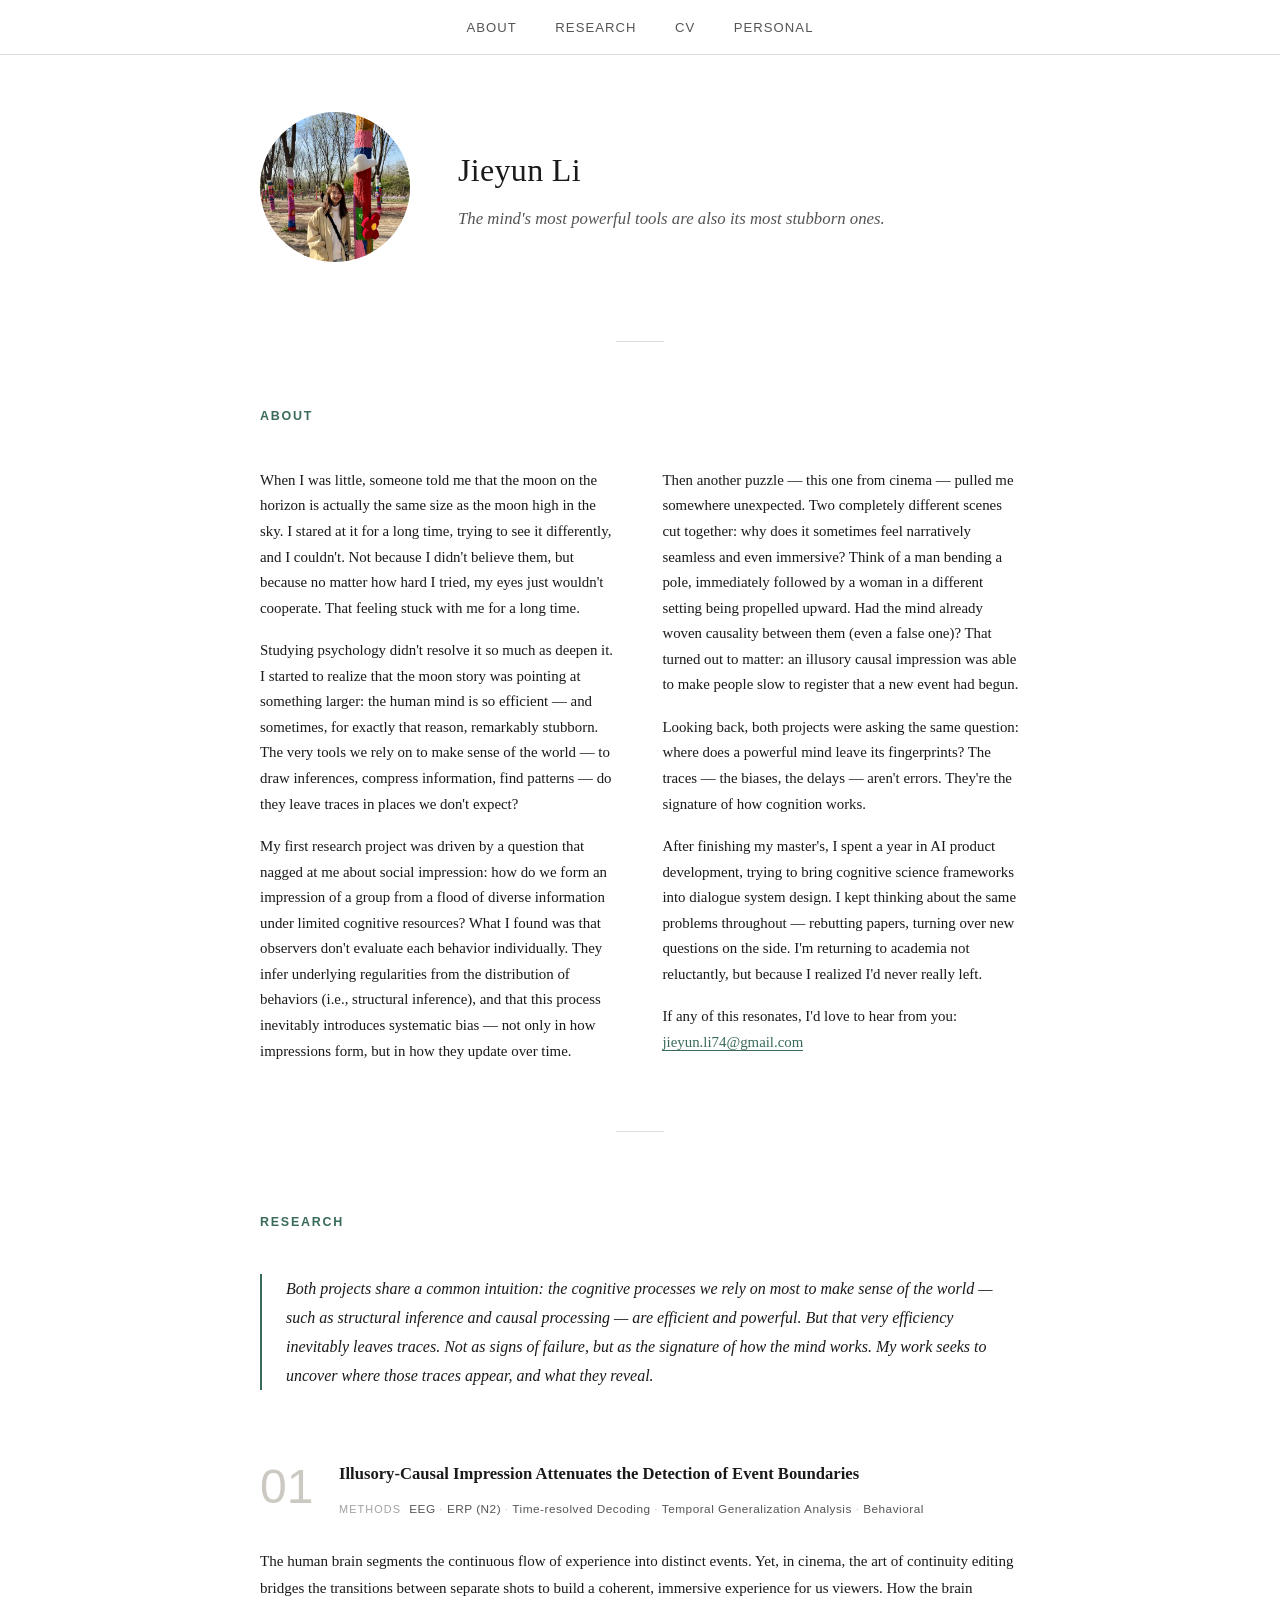
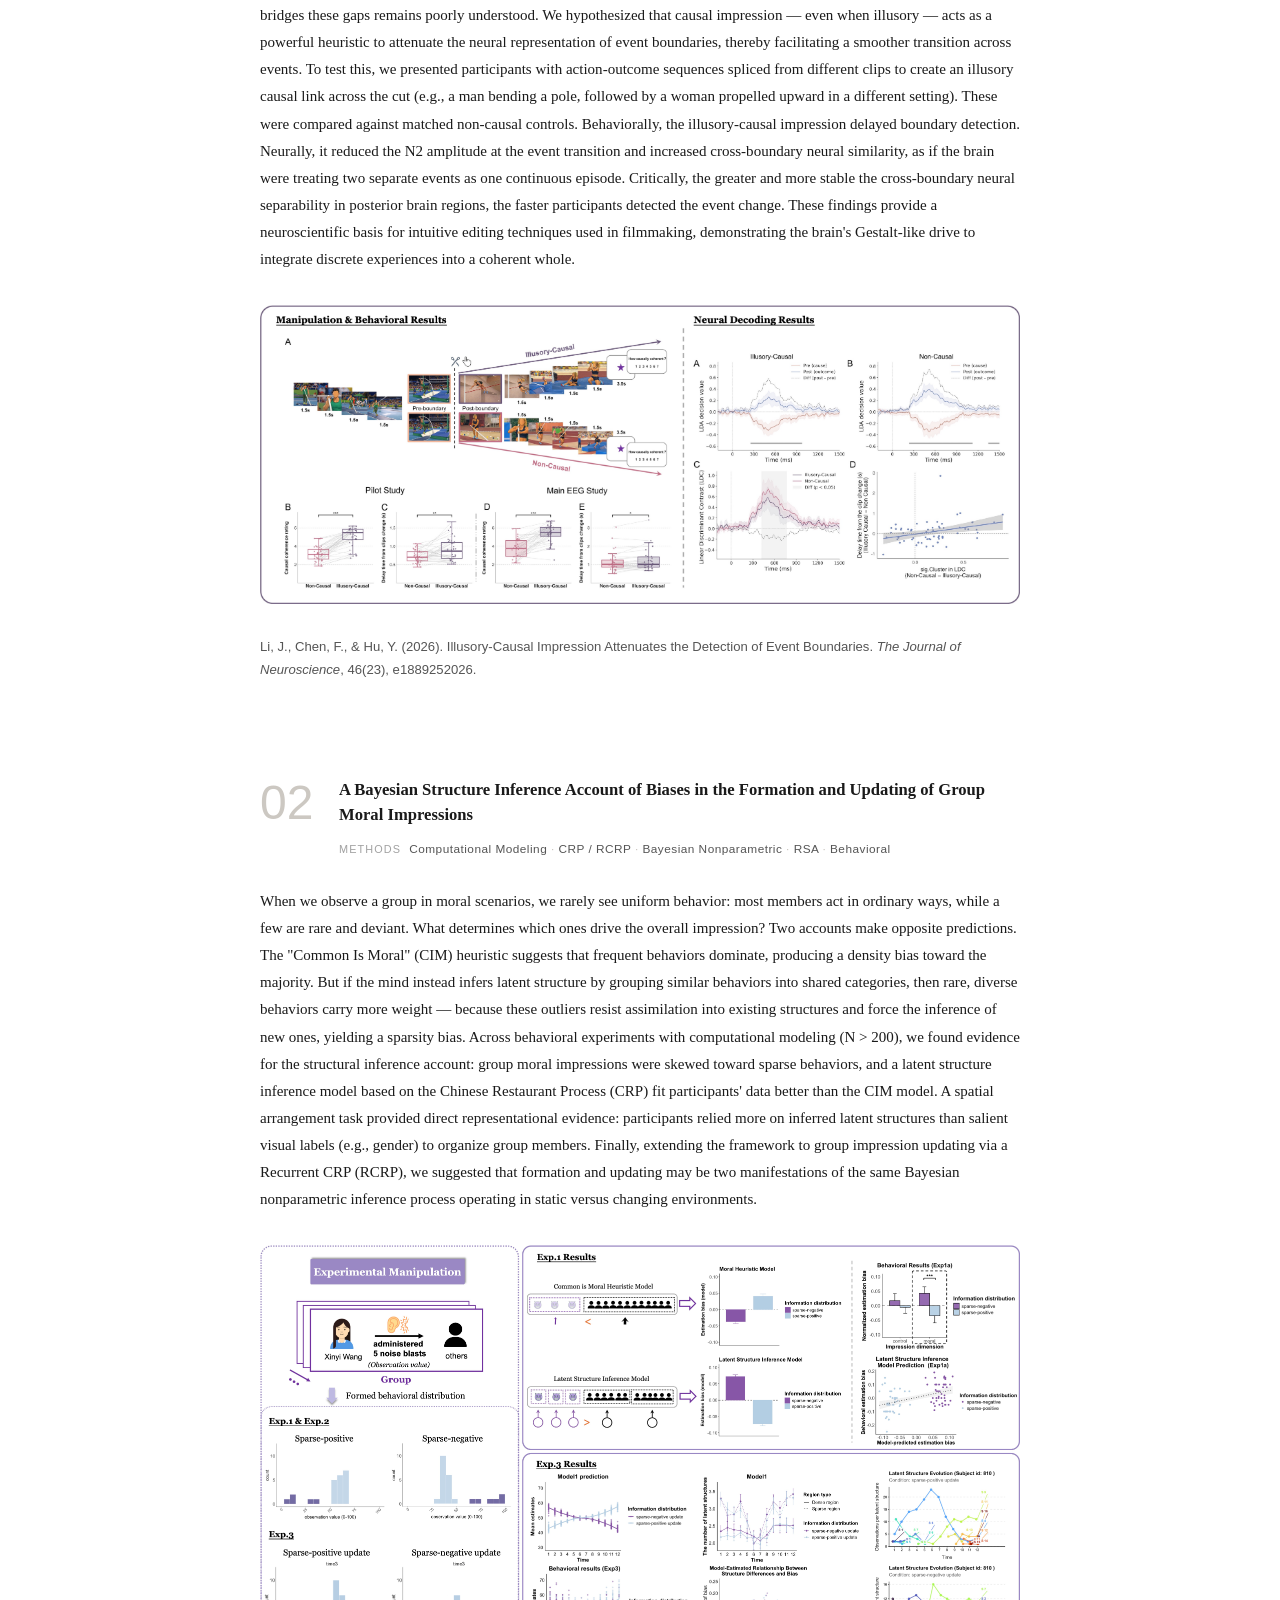
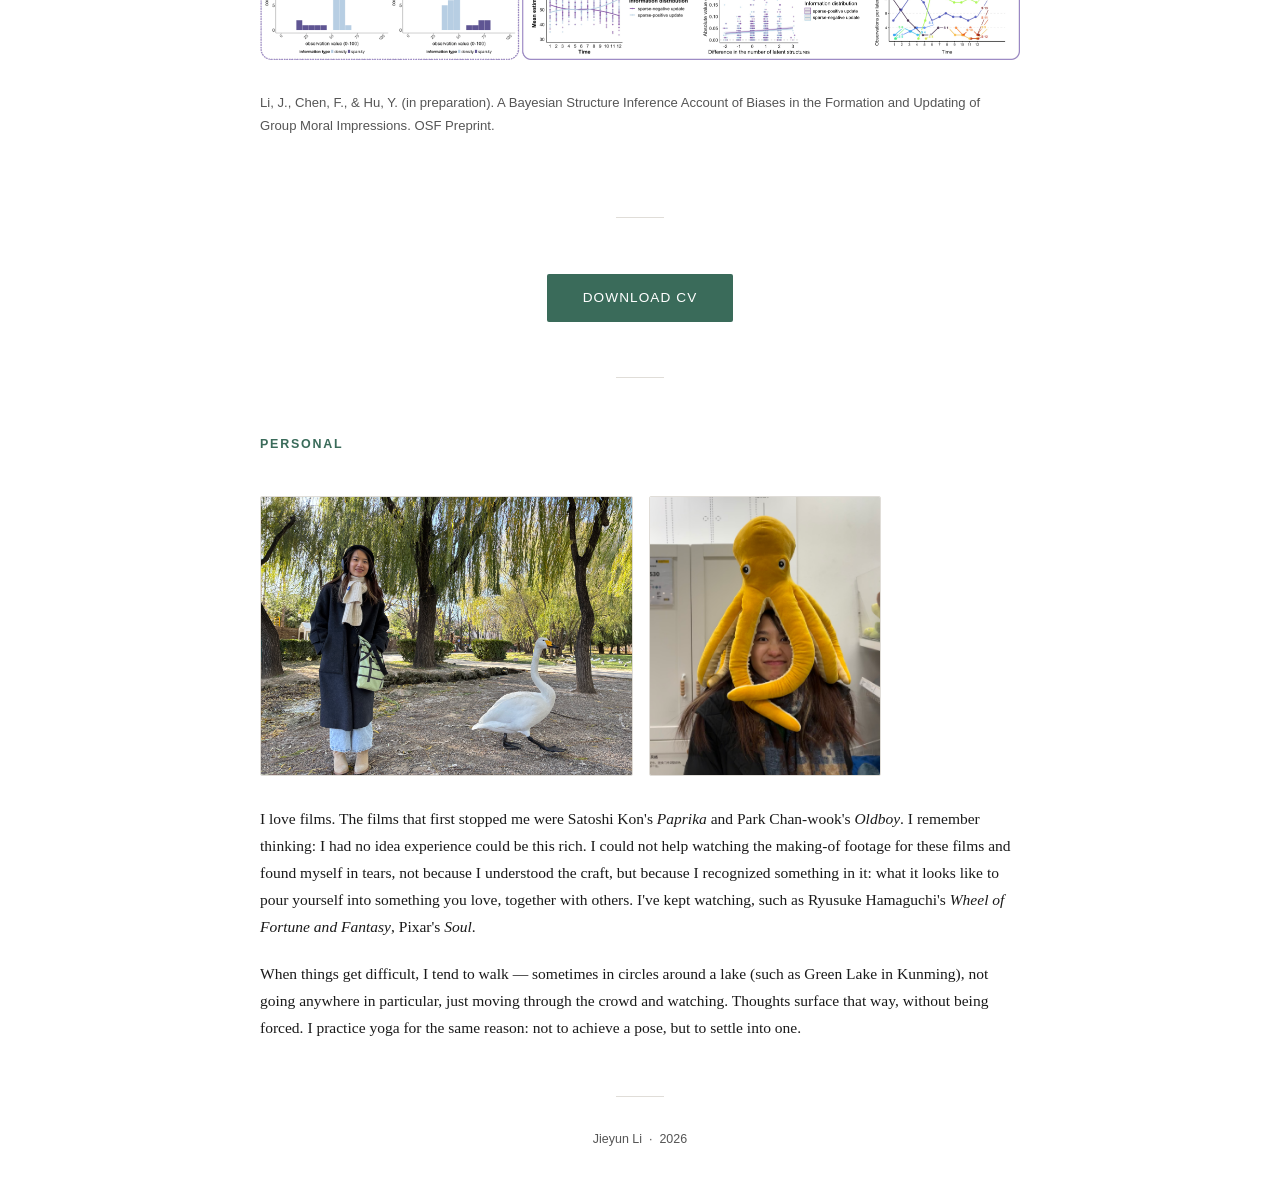
<file: index.html>
<!DOCTYPE html>
<html lang="en">
<head>
  <meta charset="UTF-8" />
  <meta name="viewport" content="width=device-width, initial-scale=1.0" />
  <title>Jieyun Li</title>
  <link rel="stylesheet" href="style.css" />
</head>
<body>

  <!-- ── Navigation ─────────────────────────────────── -->
  <nav>
    <ul>
      <li><a href="#about">About</a></li>
      <li><a href="#research">Research</a></li>
      <li><a href="#cv">CV</a></li>
      <li><a href="#personal">Personal</a></li>
    </ul>
  </nav>

  <!-- ── Hero ───────────────────────────────────────── -->
  <section id="hero">
    <div class="hero-inner">
      <img class="hero-photo" src="materials/headshot.jpg" alt="Jieyun Li" />
      <div class="hero-text">
        <h1>Jieyun Li</h1>
        <p class="tagline">The mind's most powerful tools are also its most stubborn ones.</p>
      </div>
    </div>
  </section>

  <!-- ── About ──────────────────────────────────────── -->
  <section id="about">
    <div class="inner">
      <h2 class="section-title">About</h2>
      <div class="about-text">
        <p>When I was little, someone told me that the moon on the horizon is actually the same size as the moon high in the sky. I stared at it for a long time, trying to see it differently, and I couldn't. Not because I didn't believe them, but because no matter how hard I tried, my eyes just wouldn't cooperate. That feeling stuck with me for a long time.</p>

        <p>Studying psychology didn't resolve it so much as deepen it. I started to realize that the moon story was pointing at something larger: the human mind is so efficient — and sometimes, for exactly that reason, remarkably stubborn. The very tools we rely on to make sense of the world — to draw inferences, compress information, find patterns — do they leave traces in places we don't expect?</p>

        <p>My first research project was driven by a question that nagged at me about social impression: how do we form an impression of a group from a flood of diverse information under limited cognitive resources? What I found was that observers don't evaluate each behavior individually. They infer underlying regularities from the distribution of behaviors (i.e., structural inference), and that this process inevitably introduces systematic bias — not only in how impressions form, but in how they update over time.</p>

        <p>Then another puzzle — this one from cinema — pulled me somewhere unexpected. Two completely different scenes cut together: why does it sometimes feel narratively seamless and even immersive? Think of a man bending a pole, immediately followed by a woman in a different setting being propelled upward. Had the mind already woven causality between them (even a false one)? That turned out to matter: an illusory causal impression was able to make people slow to register that a new event had begun.</p>

        <p>Looking back, both projects were asking the same question: where does a powerful mind leave its fingerprints? The traces — the biases, the delays — aren't errors. They're the signature of how cognition works.</p>

        <p>After finishing my master's, I spent a year in AI product development, trying to bring cognitive science frameworks into dialogue system design. I kept thinking about the same problems throughout — rebutting papers, turning over new questions on the side. I'm returning to academia not reluctantly, but because I realized I'd never really left.</p>

        <p>If any of this resonates, I'd love to hear from you: <a href="mailto:jieyun.li74@gmail.com">jieyun.li74@gmail.com</a></p>
      </div>
    </div>
  </section>

  <!-- ── Research ───────────────────────────────────── -->
  <section id="research">
    <div class="inner">
      <h2 class="section-title">Research</h2>

      <p class="research-intro">Both projects share a common intuition: the cognitive processes we rely on most to make sense of the world — such as structural inference and causal processing — are efficient and powerful. But that very efficiency inevitably leaves traces. Not as signs of failure, but as the signature of how the mind works. My work seeks to uncover where those traces appear, and what they reveal.</p>

      <!-- Project 1 -->
      <div class="research-project">
        <div class="project-header">
          <span class="project-num">01</span>
          <div class="project-title-block">
            <h3>Illusory-Causal Impression Attenuates the Detection of Event Boundaries</h3>
            <div class="method-tags">
              <span class="method-tag">EEG</span>
              <span class="method-tag">ERP (N2)</span>
              <span class="method-tag">Time-resolved Decoding</span>
              <span class="method-tag">Temporal Generalization Analysis</span>
              <span class="method-tag">Behavioral</span>
            </div>
          </div>
        </div>

        <p class="research-body">The human brain segments the continuous flow of experience into distinct events. Yet, in cinema, the art of continuity editing bridges the transitions between separate shots to build a coherent, immersive experience for us viewers. How the brain bridges these gaps remains poorly understood. We hypothesized that causal impression — even when illusory — acts as a powerful heuristic to attenuate the neural representation of event boundaries, thereby facilitating a smoother transition across events. To test this, we presented participants with action-outcome sequences spliced from different clips to create an illusory causal link across the cut (e.g., a man bending a pole, followed by a woman propelled upward in a different setting). These were compared against matched non-causal controls. Behaviorally, the illusory-causal impression delayed boundary detection. Neurally, it reduced the N2 amplitude at the event transition and increased cross-boundary neural similarity, as if the brain were treating two separate events as one continuous episode. Critically, the greater and more stable the cross-boundary neural separability in posterior brain regions, the faster participants detected the event change. These findings provide a neuroscientific basis for intuitive editing techniques used in filmmaking, demonstrating the brain's Gestalt-like drive to integrate discrete experiences into a coherent whole.</p>

        <div class="research-figure--landscape">
          <img src="materials/study1.jpg" alt="Study 1 — experimental paradigm and key results" />
        </div>

        <p class="citation">Li, J., Chen, F., &amp; Hu, Y. (2026). Illusory-Causal Impression Attenuates the Detection of Event Boundaries. <em>The Journal of Neuroscience</em>, 46(23), e1889252026.</p>
      </div>

      <!-- Project 2 -->
      <div class="research-project">
        <div class="project-header">
          <span class="project-num">02</span>
          <div class="project-title-block">
            <h3>A Bayesian Structure Inference Account of Biases in the Formation and Updating of Group Moral Impressions</h3>
            <div class="method-tags">
              <span class="method-tag">Computational Modeling</span>
              <span class="method-tag">CRP / RCRP</span>
              <span class="method-tag">Bayesian Nonparametric</span>
              <span class="method-tag">RSA</span>
              <span class="method-tag">Behavioral</span>
            </div>
          </div>
        </div>

        <p class="research-body">When we observe a group in moral scenarios, we rarely see uniform behavior: most members act in ordinary ways, while a few are rare and deviant. What determines which ones drive the overall impression? Two accounts make opposite predictions. The "Common Is Moral" (CIM) heuristic suggests that frequent behaviors dominate, producing a density bias toward the majority. But if the mind instead infers latent structure by grouping similar behaviors into shared categories, then rare, diverse behaviors carry more weight — because these outliers resist assimilation into existing structures and force the inference of new ones, yielding a sparsity bias. Across behavioral experiments with computational modeling (N &gt; 200), we found evidence for the structural inference account: group moral impressions were skewed toward sparse behaviors, and a latent structure inference model based on the Chinese Restaurant Process (CRP) fit participants' data better than the CIM model. A spatial arrangement task provided direct representational evidence: participants relied more on inferred latent structures than salient visual labels (e.g., gender) to organize group members. Finally, extending the framework to group impression updating via a Recurrent CRP (RCRP), we suggested that formation and updating may be two manifestations of the same Bayesian nonparametric inference process operating in static versus changing environments.</p>

        <!-- Study 2 composite: inline to avoid iframe sizing issues -->
        <div class="research-figure--landscape">
          <div class="fig-composite">
            <img class="fig-base" src="materials/study2.jpg" alt="Study 2 — model and results" />
            <img class="fig-gif" id="gif-positive"
                 src="materials/sparse_positve_update.gif"
                 alt="" />
            <img class="fig-gif" id="gif-negative"
                 src="materials/sparse_negative_update.gif"
                 alt="" />
          </div>
        </div>

        <p class="citation">Li, J., Chen, F., &amp; Hu, Y. (in preparation). A Bayesian Structure Inference Account of Biases in the Formation and Updating of Group Moral Impressions. OSF Preprint.</p>
      </div>

    </div>
  </section>

  <!-- ── CV ─────────────────────────────────────────── -->
  <section id="cv">
    <div class="inner">
      <a class="cv-btn" href="materials/cv.pdf" target="_blank" rel="noopener">Download CV</a>
    </div>
  </section>

  <!-- ── Personal ───────────────────────────────────── -->
  <section id="personal">
    <div class="inner">
      <h2 class="section-title">Personal</h2>

      <div class="personal-photos">
        <img src="materials/personal1.jpg" alt="" />
        <img src="materials/personal2.jpg" alt="" />
      </div>

      <div class="personal-text">
        <p>I love films. The films that first stopped me were Satoshi Kon's <em>Paprika</em> and Park Chan-wook's <em>Oldboy</em>. I remember thinking: I had no idea experience could be this rich. I could not help watching the making-of footage for these films and found myself in tears, not because I understood the craft, but because I recognized something in it: what it looks like to pour yourself into something you love, together with others. I've kept watching, such as Ryusuke Hamaguchi's <em>Wheel of Fortune and Fantasy</em>, Pixar's <em>Soul</em>.</p>

        <p>When things get difficult, I tend to walk — sometimes in circles around a lake (such as Green Lake in Kunming), not going anywhere in particular, just moving through the crowd and watching. Thoughts surface that way, without being forced. I practice yoga for the same reason: not to achieve a pose, but to settle into one.</p>
      </div>
    </div>
  </section>

  <!-- ── Footer ─────────────────────────────────────── -->
  <footer>
    <p>Jieyun Li &nbsp;·&nbsp; 2026</p>
  </footer>

  <!-- GIF overlay positioning (mirrors study2_composite.html) -->
  <style>
    #gif-positive {
      left: 0.5%;
      top: 76%;
      width: 16.5%;
    }
    #gif-negative {
      left: 17.2%;
      top: 76%;
      width: 16.5%;
    }
  </style>

</body>
</html>
</file>
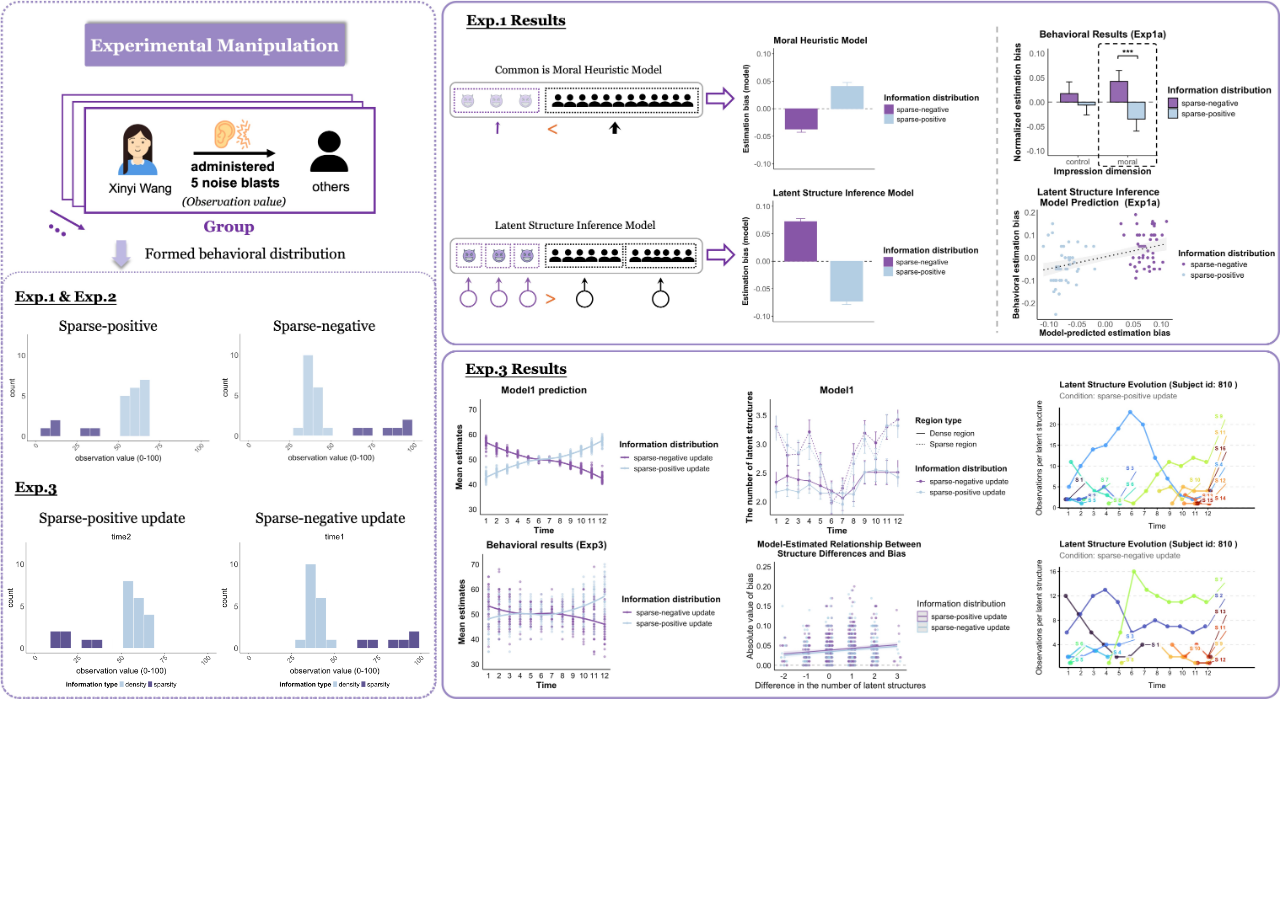
<file: materials/study2_composite.html>
<!DOCTYPE html>
<html>
<head>
  <meta charset="UTF-8">
  <style>
    body {
      margin: 0;
      padding: 0;
      background: white;
    }
    .figure-container {
      position: relative;
      display: inline-block;
      width: 100%;
    }
    .figure-container img.base {
      width: 100%;
      display: block;
    }
    .gif-overlay {
      position: absolute;
      height: auto; /* 保持4:3原始比例，不压缩画质 */
    }

    /* ── 微调区域：只需改这两块的 left / top / width ── */
    #gif-positive {
      left: 0.5%;
      top: 76%;
      width: 16.5%;
    }
    #gif-negative {
      left: 17.2%;
      top: 76%;
      width: 16.5%;
    }
    /* ──────────────────────────────────────────────── */
  </style>
</head>
<body>
  <div class="figure-container">
    <img class="base" src="study2.jpg" />
    <img class="gif-overlay" id="gif-positive" src="sparse_positve_update.gif" />
    <img class="gif-overlay" id="gif-negative" src="sparse_negative_update.gif" />
  </div>
</body>
</html>
</file>
<file: style.css>
/* ============================================================
   Jieyun Li — Personal Academic Website
   ============================================================ */

*, *::before, *::after {
  box-sizing: border-box;
  margin: 0;
  padding: 0;
}

:root {
  --bg:        #ffffff;
  --text:      #1a1a1a;
  --muted:     #555;
  --accent:    #3a6b5a;
  --border:    #e0ddd8;
  --max-w:     760px;
  --font-body: Georgia, 'Times New Roman', serif;
  --font-ui:   -apple-system, BlinkMacSystemFont, 'Segoe UI', sans-serif;
}

html {
  scroll-behavior: smooth;
}

body {
  background: var(--bg);
  color: var(--text);
  font-family: var(--font-body);
  font-size: 17px;
  line-height: 1.75;
}

/* ── Nav ───────────────────────────────────────────────── */
nav {
  position: fixed;
  top: 0;
  left: 0;
  right: 0;
  z-index: 100;
  background: rgba(255, 255, 255, 0.92);
  backdrop-filter: blur(6px);
  border-bottom: 1px solid var(--border);
  display: flex;
  justify-content: center;
}

nav ul {
  list-style: none;
  display: flex;
  gap: 2.4rem;
  padding: 0.75rem 1.5rem;
}

nav a {
  font-family: var(--font-ui);
  font-size: 0.82rem;
  letter-spacing: 0.08em;
  text-transform: uppercase;
  color: var(--muted);
  text-decoration: none;
  transition: color 0.2s;
}

nav a:hover {
  color: var(--accent);
}

/* ── Shared layout ─────────────────────────────────────── */
section {
  padding: 5rem 1.5rem;
}

.inner {
  max-width: var(--max-w);
  margin: 0 auto;
}

h2.section-title {
  font-family: var(--font-ui);
  font-size: 0.78rem;
  letter-spacing: 0.14em;
  text-transform: uppercase;
  color: var(--accent);
  margin-bottom: 2.5rem;
}

/* ── Section dividers — short centered rule ────────────── */
#hero, #about, #research, #cv, #personal {
  position: relative;
}

#hero::after, #about::after, #research::after, #cv::after, #personal::after {
  content: '';
  position: absolute;
  bottom: 0;
  left: 50%;
  transform: translateX(-50%);
  width: 48px;
  height: 1px;
  background: var(--border);
}

/* ── Hero ──────────────────────────────────────────────── */
#hero {
  padding-top: 7rem;
  padding-bottom: 5rem;
}

.hero-inner {
  max-width: var(--max-w);
  margin: 0 auto;
  display: flex;
  align-items: center;
  gap: 3rem;
}

.hero-photo {
  flex-shrink: 0;
  width: 150px;
  height: 150px;
  border-radius: 50%;
  object-fit: cover;
  object-position: center 32%;
}

.hero-text h1 {
  font-size: 2rem;
  font-weight: normal;
  letter-spacing: 0.01em;
  margin-bottom: 0.5rem;
}

.hero-text .tagline {
  font-size: 1.05rem;
  color: var(--muted);
  font-style: italic;
  line-height: 1.5;
}

/* ── About ─────────────────────────────────────────────── */
#about {
  padding-top: 4rem;
  padding-bottom: 4rem;
}

.about-text {
  column-count: 2;
  column-gap: 2.8rem;
  font-size: 0.93rem;
  line-height: 1.72;
}

.about-text p {
  margin-bottom: 1.05rem;
  color: var(--text);
  break-inside: avoid;
}

.about-text p:last-child {
  margin-bottom: 0;
}

.about-text a {
  color: var(--accent);
  text-decoration: none;
  border-bottom: 1px solid currentColor;
}

.about-text a:hover {
  opacity: 0.75;
}

@media (max-width: 720px) {
  .about-text {
    column-count: 1;
  }
}

/* ── Research ──────────────────────────────────────────── */
#research {
}

/* Opening statement — blockquote accent */
.research-intro {
  font-size: 1rem;
  font-family: var(--font-body);
  font-style: italic;
  color: var(--text);
  line-height: 1.82;
  margin-bottom: 4.5rem;
  border-left: 2px solid var(--accent);
  padding-left: 1.5rem;
}

/* Project block */
.research-project {
  margin-bottom: 3rem;
  padding-bottom: 3rem;
  position: relative;
}


.research-project:last-child {
  margin-bottom: 0;
  padding-bottom: 0;
}

/* Number + title row */
.project-header {
  display: flex;
  gap: 1.6rem;
  align-items: flex-start;
  margin-bottom: 1.8rem;
}

.project-num {
  font-family: var(--font-ui);
  font-size: 3rem;
  font-weight: 200;
  color: #ccc8c2;
  line-height: 1;
  flex-shrink: 0;
  margin-top: 0.05rem;
}

.project-title-block {
  flex: 1;
}

.research-project h3 {
  font-size: 1.04rem;
  font-weight: 600;
  font-style: normal;
  line-height: 1.45;
  margin-bottom: 0.75rem;
  color: var(--text);
}

/* Method tags — dot-separated text with label */
.method-tags {
  display: flex;
  flex-wrap: wrap;
  gap: 0;
  margin-top: 0.15rem;
  align-items: baseline;
}

.method-tags::before {
  content: 'Methods\00a0\00a0';
  font-family: var(--font-ui);
  font-size: 0.68rem;
  letter-spacing: 0.1em;
  text-transform: uppercase;
  color: var(--muted);
  opacity: 0.55;
  flex-shrink: 0;
}

.method-tag {
  font-family: var(--font-ui);
  font-size: 0.74rem;
  letter-spacing: 0.04em;
  color: var(--muted);
  background: transparent;
  padding: 0;
  border-radius: 0;
}

.method-tag::after {
  content: '\00a0·\00a0';
  color: #c8c4be;
}

.method-tag:last-child::after {
  content: '';
}

.research-body {
  font-size: 0.94rem;
  line-height: 1.8;
  color: var(--text);
  margin-bottom: 2rem;
}

/* Figure caption */
.fig-label {
  font-family: var(--font-ui);
  font-size: 0.72rem;
  color: var(--muted);
  text-align: center;
  margin-top: 0.65rem;
  letter-spacing: 0.03em;
}

/* Study 1 — portrait figure: constrain by height, not width */
.research-figure--portrait {
  margin: 2rem auto;
  text-align: center;
}

.research-figure--portrait img {
  max-height: 480px;
  width: auto;
  max-width: 100%;
  display: inline-block;
}

/* Study 2 — landscape composite: full content width */
.research-figure--landscape {
  max-width: 760px;
  margin: 2rem auto;
}

.research-figure--landscape img {
  width: 100%;
  display: block;
}

/* study2 composite inline */
.research-figure--landscape .fig-composite {
  position: relative;
  display: block;
  width: 100%;
}

.research-figure--landscape .fig-composite img.fig-base {
  width: 100%;
  display: block;
}

.research-figure--landscape .fig-composite img.fig-gif {
  position: absolute;
  height: auto;
}

.citation {
  font-family: var(--font-ui);
  font-size: 0.82rem;
  color: var(--muted);
  margin-top: 1.5rem;
}

.citation em {
  font-style: italic;
  font-weight: normal;
}

/* ── CV ────────────────────────────────────────────────── */
#cv {
  text-align: center;
  padding: 3.5rem 1.5rem;
}

.cv-btn {
  display: inline-block;
  font-family: var(--font-ui);
  font-size: 0.85rem;
  letter-spacing: 0.08em;
  text-transform: uppercase;
  color: var(--bg);
  background: var(--accent);
  padding: 0.75rem 2.2rem;
  border-radius: 2px;
  text-decoration: none;
  transition: opacity 0.2s;
}

.cv-btn:hover {
  opacity: 0.85;
}

/* ── Personal ──────────────────────────────────────────── */
#personal {
  padding-top: 3.5rem;
  padding-bottom: 3.5rem;
}

/* 两张照片等高显示：固定高度，各自宽度自适应，超出部分居中裁剪 */
.personal-photos {
  display: flex;
  gap: 1rem;
  margin-bottom: 1.8rem;
  height: 280px;
}

.personal-photos img {
  height: 100%;
  width: auto;
  display: block;
  border-radius: 2px;
  border: 1px solid var(--border);
  flex-shrink: 0;
}

.personal-text p {
  font-size: 0.97rem;
  color: var(--text);
  margin-bottom: 1.2rem;
}

.personal-text p:last-child {
  margin-bottom: 0;
}

/* ── Footer ────────────────────────────────────────────── */
footer {
  text-align: center;
  padding: 2rem 1.5rem;
  font-family: var(--font-ui);
  font-size: 0.78rem;
  color: var(--muted);
}

/* ── Responsive ────────────────────────────────────────── */
@media (max-width: 600px) {
  .hero-inner {
    flex-direction: column;
    text-align: center;
    gap: 1.5rem;
  }

  .hero-photo {
    width: 110px;
    height: 110px;
  }

  .hero-text h1 {
    font-size: 1.6rem;
  }

  .personal-photos {
    grid-template-columns: 1fr;
  }

  nav ul {
    gap: 1.2rem;
  }
}
</file>
